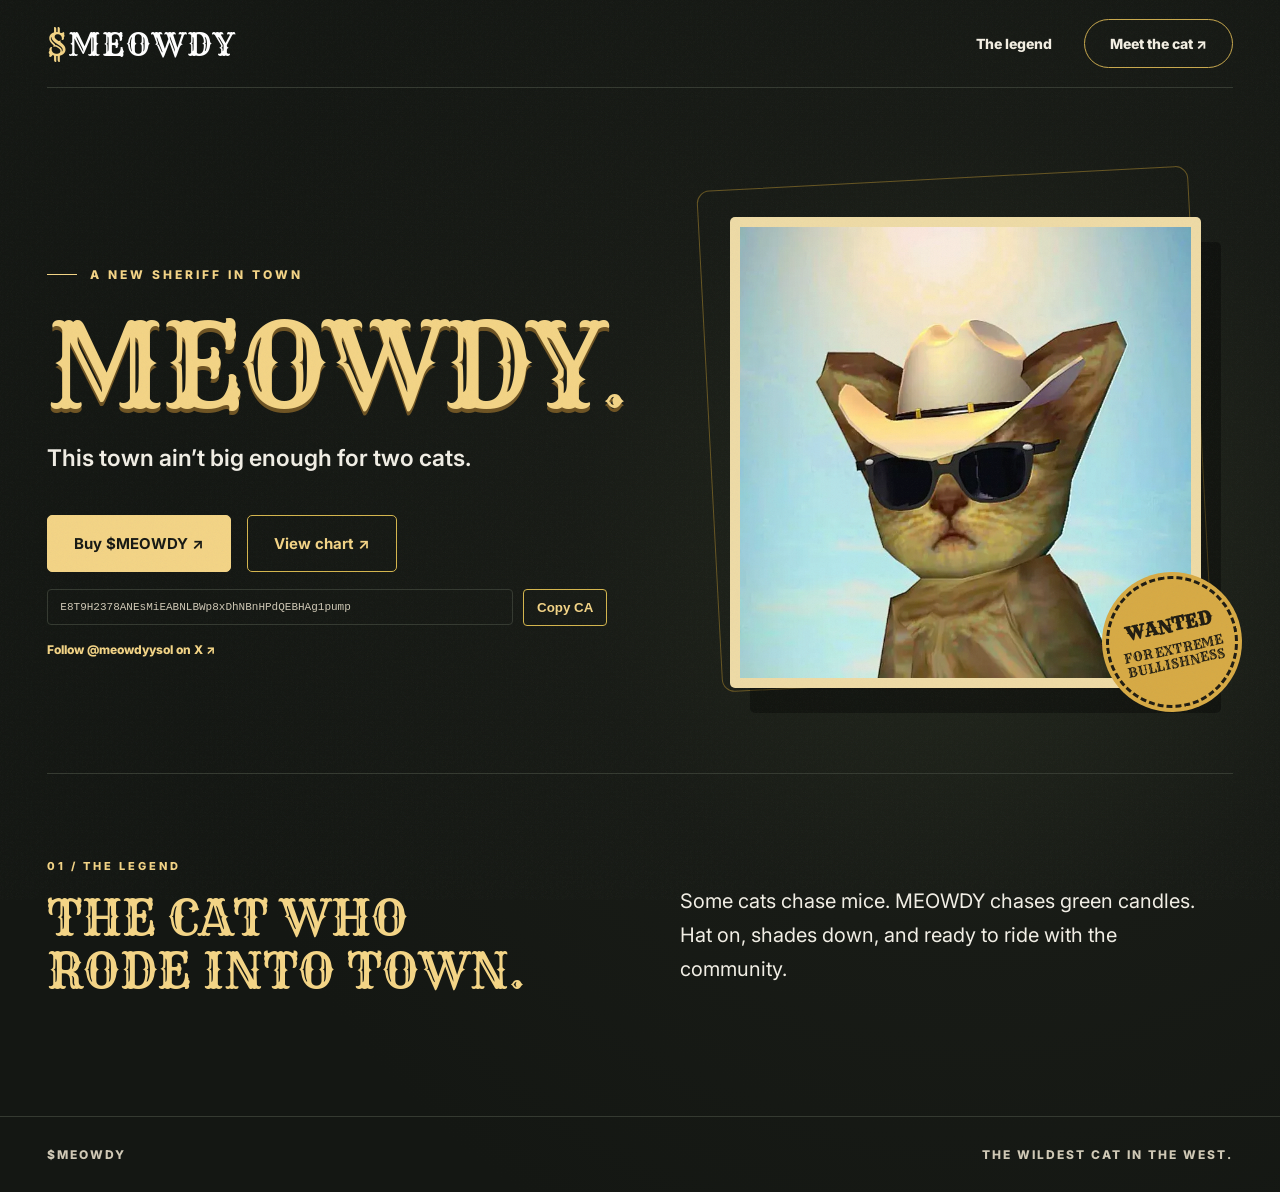
<file: index.html>
<!doctype html>
<html lang="en">
<head>
<meta charset="UTF-8"><meta name="viewport" content="width=device-width,initial-scale=1">
<title>$MEOWDY</title>
<meta name="description" content="$MEOWDY — This town ain’t big enough for two cats.">
<link rel="stylesheet" href="style.css">
</head>
<body>
<header>
  <a class="logo" href="#"><span>$</span>MEOWDY</a>
  <nav><a href="#legend">The legend</a><a class="pill" href="#cat">Meet the cat ↗</a></nav>
</header>

<main>
<section class="hero" id="legend">
  <div class="copy">
    <div class="kicker"><i></i>A NEW SHERIFF IN TOWN</div>
    <h1>MEOWDY<span>.</span></h1>
    <p class="tag">This town ain’t big enough for two cats.</p>
    <div class="actions">
      <a class="action primary" href="https://pump.fun/coin/E8T9H2378ANEsMiEABNLBWp8xDhNBnHPdQEBHAg1pump" target="_blank" rel="noopener noreferrer">Buy $MEOWDY ↗</a>
      <button class="outline placeholder">View chart ↗</button>
    </div>
    <div class="ca-row"><code id="ca">E8T9H2378ANEsMiEABNLBWp8xDhNBnHPdQEBHAg1pump</code><button id="copyCA">Copy CA</button></div>
    <p class="social"><a href="https://x.com/meowdyysol" target="_blank" rel="noopener noreferrer">Follow @meowdyysol on X ↗</a></p>
  </div>

  <div class="portrait-wrap" id="cat">
    <div class="back-card"></div>
    <figure class="portrait"><img src="meowdy-cat.webp" alt="MEOWDY cowboy cat"></figure>
    <div class="stamp"><b>WANTED</b><span>FOR EXTREME<br>BULLISHNESS</span></div>
  </div>
</section>

<section class="story">
  <div><span>01 / THE LEGEND</span><h2>THE CAT WHO<br>RODE INTO TOWN.</h2></div>
  <p>Some cats chase mice. MEOWDY chases green candles. Hat on, shades down, and ready to ride with the community.</p>
</section>
</main>

<footer><span>$MEOWDY</span><span>THE WILDEST CAT IN THE WEST.</span></footer>
<script src="script.js"></script>
</body></html>
</file>
<file: style.css>
@import url('https://fonts.googleapis.com/css2?family=Rye&family=Inter:wght@500;600;700;800&display=swap');
:root{--bg:#141713;--bg2:#1a1e17;--cream:#f3d486;--text:#f1eee5;--line:#353a31}
*{box-sizing:border-box}html{scroll-behavior:smooth}body{margin:0;background:radial-gradient(circle at 76% 45%,#24291e 0,#181b16 34%,var(--bg) 68%);color:var(--text);font-family:Inter,sans-serif}
body:after{content:"";position:fixed;inset:0;pointer-events:none;opacity:.045;background-image:url("data:image/svg+xml,%3Csvg xmlns='http://www.w3.org/2000/svg' width='120' height='120'%3E%3Cfilter id='n'%3E%3CfeTurbulence baseFrequency='.8' numOctaves='4'/%3E%3C/filter%3E%3Crect width='100%25' height='100%25' filter='url(%23n)'/%3E%3C/svg%3E")}
header{height:88px;margin:0 3.7%;display:flex;align-items:center;justify-content:space-between;border-bottom:1px solid var(--line)}
.logo{font:32px Rye,serif;color:#fff;text-decoration:none;letter-spacing:1px}.logo span{color:var(--cream)}
nav{display:flex;align-items:center;gap:32px}nav a{color:#f3efe3;text-decoration:none;font-weight:800;font-size:14px}.pill{border:1px solid #c9a94e;border-radius:99px;padding:15px 25px}
main{max-width:1500px;margin:auto}.hero{min-height:685px;padding:64px 3.7% 44px;display:grid;grid-template-columns:1fr .92fr;gap:70px;align-items:center}
.copy{padding-top:60px}.kicker{display:flex;align-items:center;gap:13px;color:var(--cream);font-size:12px;font-weight:800;letter-spacing:3px}.kicker i{display:block;width:30px;height:1px;background:var(--cream)}
h1{font:clamp(76px,9vw,132px)/.95 Rye,serif;margin:29px 0 23px;color:var(--cream);letter-spacing:-3px;text-shadow:0 4px 0 #6f5424}h1 span{font-size:.65em}
.tag{font-size:23px;font-weight:600;margin:0 0 43px}.actions{display:flex;gap:16px}.actions button{height:57px;padding:0 26px;border-radius:5px;font:700 15px Inter;cursor:not-allowed}.primary{background:var(--cream);color:#171914;border:1px solid var(--cream)}.outline{background:transparent;color:var(--cream);border:1px solid #d5b64e}.coming{font-size:11px;opacity:.48;margin-top:13px}
.portrait-wrap{position:relative;min-height:570px;display:flex;align-items:center;justify-content:center}.back-card{position:absolute;width:92%;height:88%;border:1px solid #675623;border-radius:13px;transform:rotate(-3deg);top:4%;left:2%}
.portrait{position:relative;margin:0;width:min(510px,88%);padding:10px;background:#eedba6;border-radius:5px;box-shadow:20px 25px 0 rgba(0,0,0,.36);transform:translateY(12px)}.portrait img{display:block;width:100%;aspect-ratio:1/1;object-fit:cover}
.stamp{position:absolute;right:-1%;bottom:3%;width:132px;height:132px;border-radius:50%;background:#d7aa45;color:#211d12;border:3px dashed #211d12;display:flex;flex-direction:column;align-items:center;justify-content:center;text-align:center;transform:rotate(-12deg);font-family:Rye,serif;box-shadow:0 0 0 4px #d7aa45}.stamp b{font-size:18px}.stamp span{font-size:13px;line-height:1.1;margin-top:5px}
.story{border-top:1px solid var(--line);margin:0 3.7%;padding:80px 0 100px;display:grid;grid-template-columns:1fr 1fr;gap:80px}.story span{font-size:11px;color:var(--cream);letter-spacing:3px;font-weight:800}.story h2{font:48px/1.1 Rye,serif;color:var(--cream);margin:18px 0}.story p{font-size:20px;line-height:1.7;max-width:540px;align-self:center}
footer{border-top:1px solid var(--line);padding:30px 3.7%;display:flex;justify-content:space-between;font-size:12px;font-weight:800;letter-spacing:2px;color:#cfc8b5}
@media(max-width:850px){header{height:75px}.logo{font-size:24px}nav a:first-child{display:none}.pill{padding:11px 15px}.hero{grid-template-columns:1fr;padding-top:30px;gap:25px}.copy{padding-top:20px;text-align:center}.kicker{justify-content:center}h1{font-size:76px}.tag{font-size:18px}.actions{justify-content:center}.portrait-wrap{min-height:480px}.story{grid-template-columns:1fr;gap:15px;text-align:center}.story p{margin:auto}.story h2{font-size:38px}}
@media(max-width:480px){.hero{padding-left:20px;padding-right:20px}.actions{flex-direction:column}.portrait{width:92%}.stamp{width:105px;height:105px;right:-2%;bottom:6%}.stamp b{font-size:14px}.stamp span{font-size:10px}footer{flex-direction:column;gap:10px;text-align:center}}

.actions .action{height:57px;padding:0 26px;border-radius:5px;font:700 15px Inter;display:inline-flex;align-items:center;justify-content:center;text-decoration:none}
.ca-row{display:flex;align-items:center;gap:10px;margin-top:17px;max-width:560px}
.ca-row code{overflow:hidden;text-overflow:ellipsis;white-space:nowrap;font-size:11px;color:#cfc8b5;border:1px solid var(--line);padding:11px 12px;border-radius:4px;flex:1}
.ca-row button{background:transparent;color:var(--cream);border:1px solid #d5b64e;border-radius:4px;padding:10px 13px;font-weight:800;cursor:pointer}
.social{margin-top:12px}.social a{color:var(--cream);font-size:12px;font-weight:800;text-decoration:none}
@media(max-width:850px){.ca-row{margin-left:auto;margin-right:auto}.actions .action{width:auto}}
</file>
